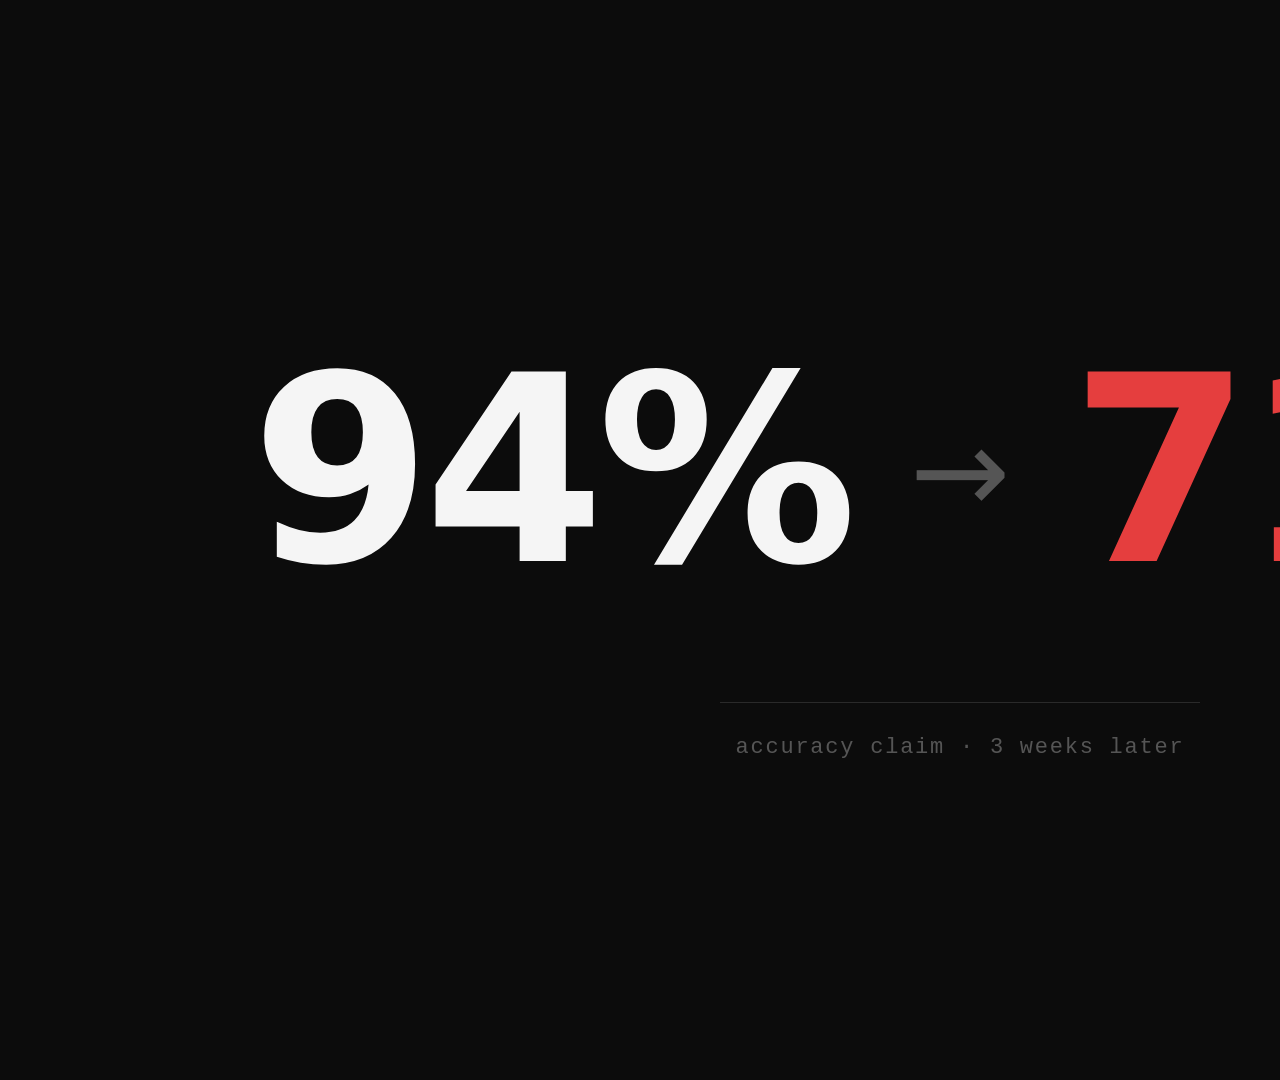
<file: scripts/slides/slide_1.html>
<!doctype html>
<html lang="en">
<head>
<meta charset="utf-8">
<title>slide 1 — hook</title>
<link rel="stylesheet" href="base.css">
</head>
<body>
<div class="slide" style="display:flex;flex-direction:column;justify-content:center;align-items:center;">
  <div style="display:flex;align-items:center;gap:60px;">
    <span style="font-size:260px;font-weight:700;color:var(--proof-white);letter-spacing:-0.03em;">94%</span>
    <span style="font-size:120px;font-weight:300;color:var(--noise-gray);">→</span>
    <span style="font-size:260px;font-weight:700;color:var(--danger-red);letter-spacing:-0.03em;">71%</span>
  </div>
  <div style="width:480px;height:1px;background:var(--divider);margin:80px 0 32px 0;"></div>
  <div class="mono" style="font-size:22px;color:var(--noise-gray);letter-spacing:0.08em;">accuracy claim · 3 weeks later</div>
  <div class="monogram-corner"><span class="therefore">∴</span>f</div>
</div>
</body>
</html>
</file>
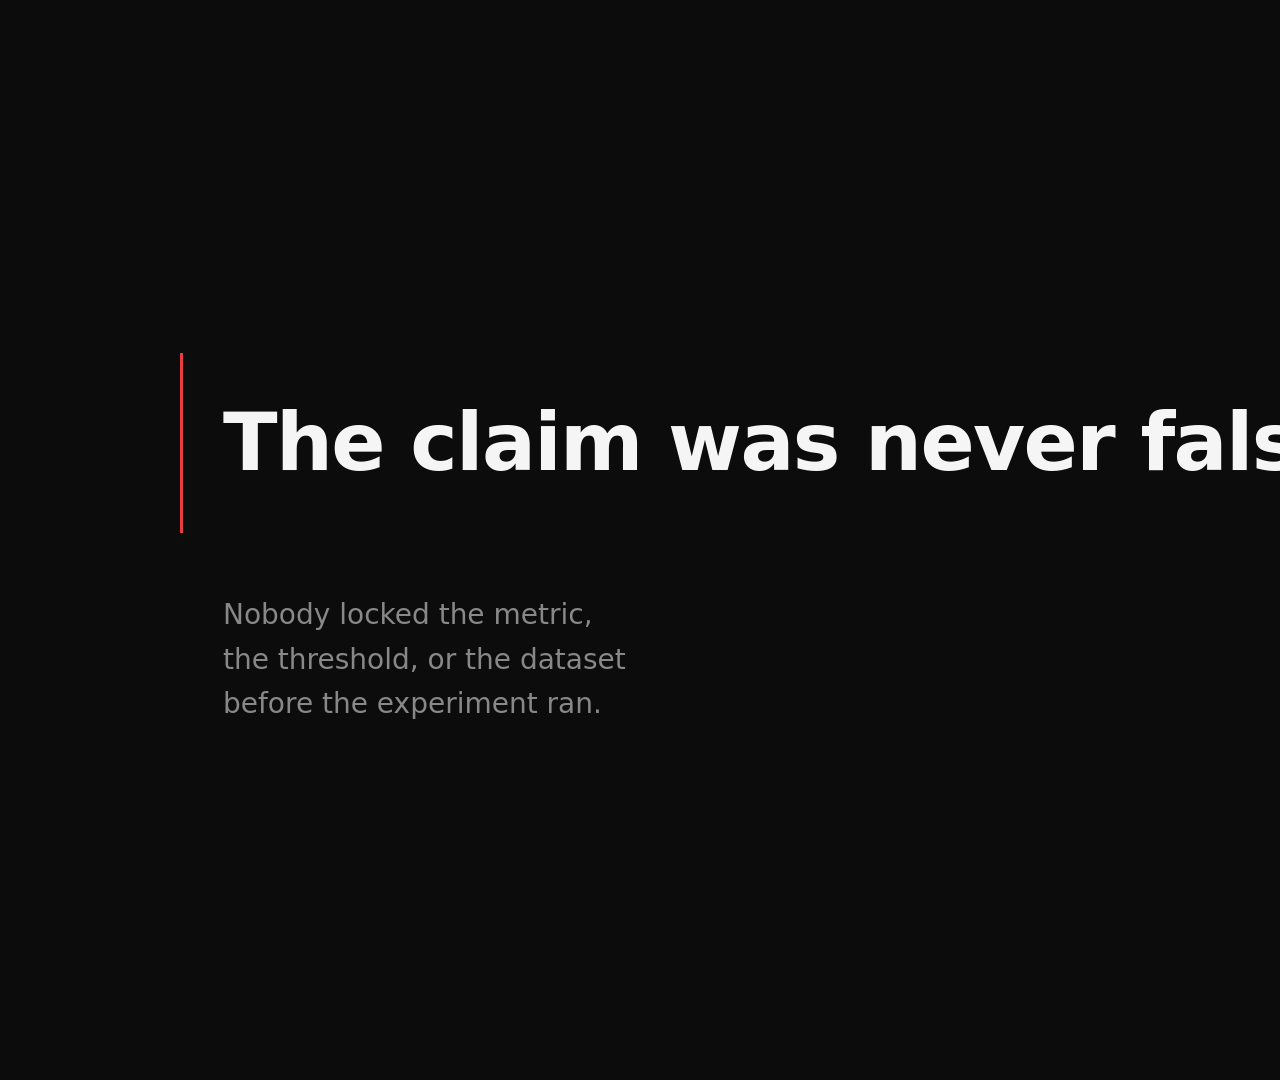
<file: scripts/slides/slide_2.html>
<!doctype html>
<html lang="en">
<head>
<meta charset="utf-8">
<title>slide 2 — promise</title>
<link rel="stylesheet" href="base.css">
</head>
<body>
<div class="slide" style="display:flex;flex-direction:column;justify-content:center;padding-left:180px;">
  <div style="border-left:3px solid var(--danger-red);padding-left:40px;height:180px;display:flex;align-items:center;">
    <h1 style="font-size:80px;font-weight:600;letter-spacing:-0.02em;">The claim was never falsifiable.</h1>
  </div>
  <div style="margin-top:60px;padding-left:43px;font-size:28px;color:var(--muted);font-weight:300;line-height:1.6;">
    Nobody locked the metric,<br/>
    the threshold, or the dataset<br/>
    before the experiment ran.
  </div>
  <div class="monogram-corner"><span class="therefore">∴</span>f</div>
</div>
</body>
</html>
</file>
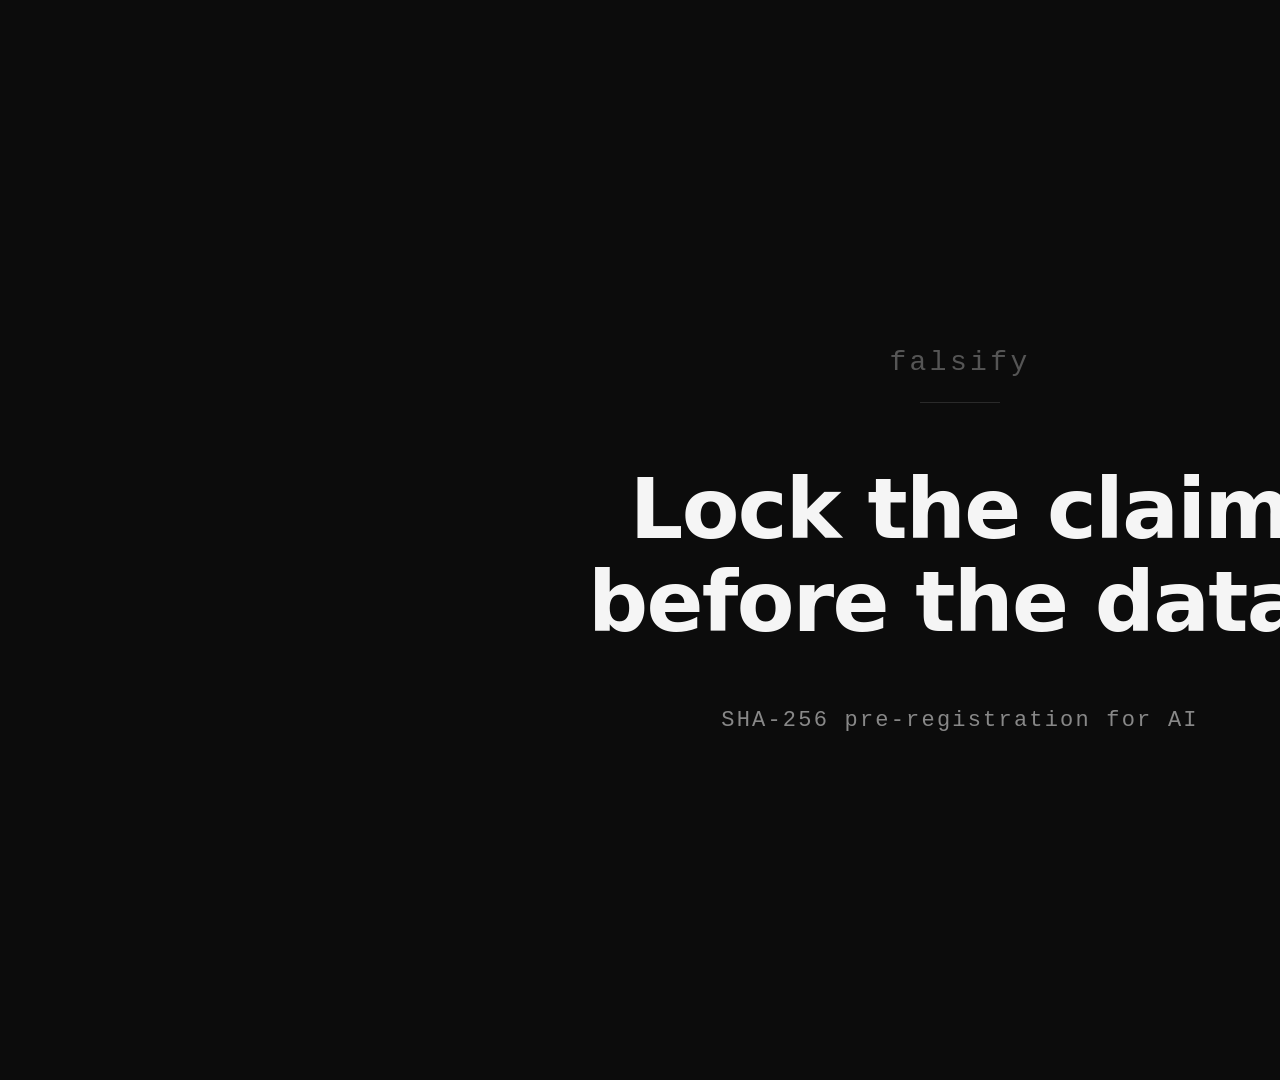
<file: scripts/slides/slide_3.html>
<!doctype html>
<html lang="en">
<head>
<meta charset="utf-8">
<title>slide 3 — title</title>
<link rel="stylesheet" href="base.css">
</head>
<body>
<div class="slide" style="display:flex;flex-direction:column;justify-content:center;align-items:center;">
  <div class="mono" style="font-size:28px;color:var(--noise-gray);letter-spacing:0.12em;">falsify</div>
  <div style="width:80px;height:1px;background:var(--divider);margin:24px 0 60px 0;"></div>
  <h1 style="font-size:84px;font-weight:700;letter-spacing:-0.02em;text-align:center;line-height:1.1;">Lock the claim<br/>before the data.</h1>
  <div class="mono" style="margin-top:60px;font-size:22px;color:var(--muted);letter-spacing:0.1em;">SHA-256 pre-registration for AI</div>
  <div class="monogram-corner"><span class="therefore">∴</span>f</div>
</div>
</body>
</html>
</file>
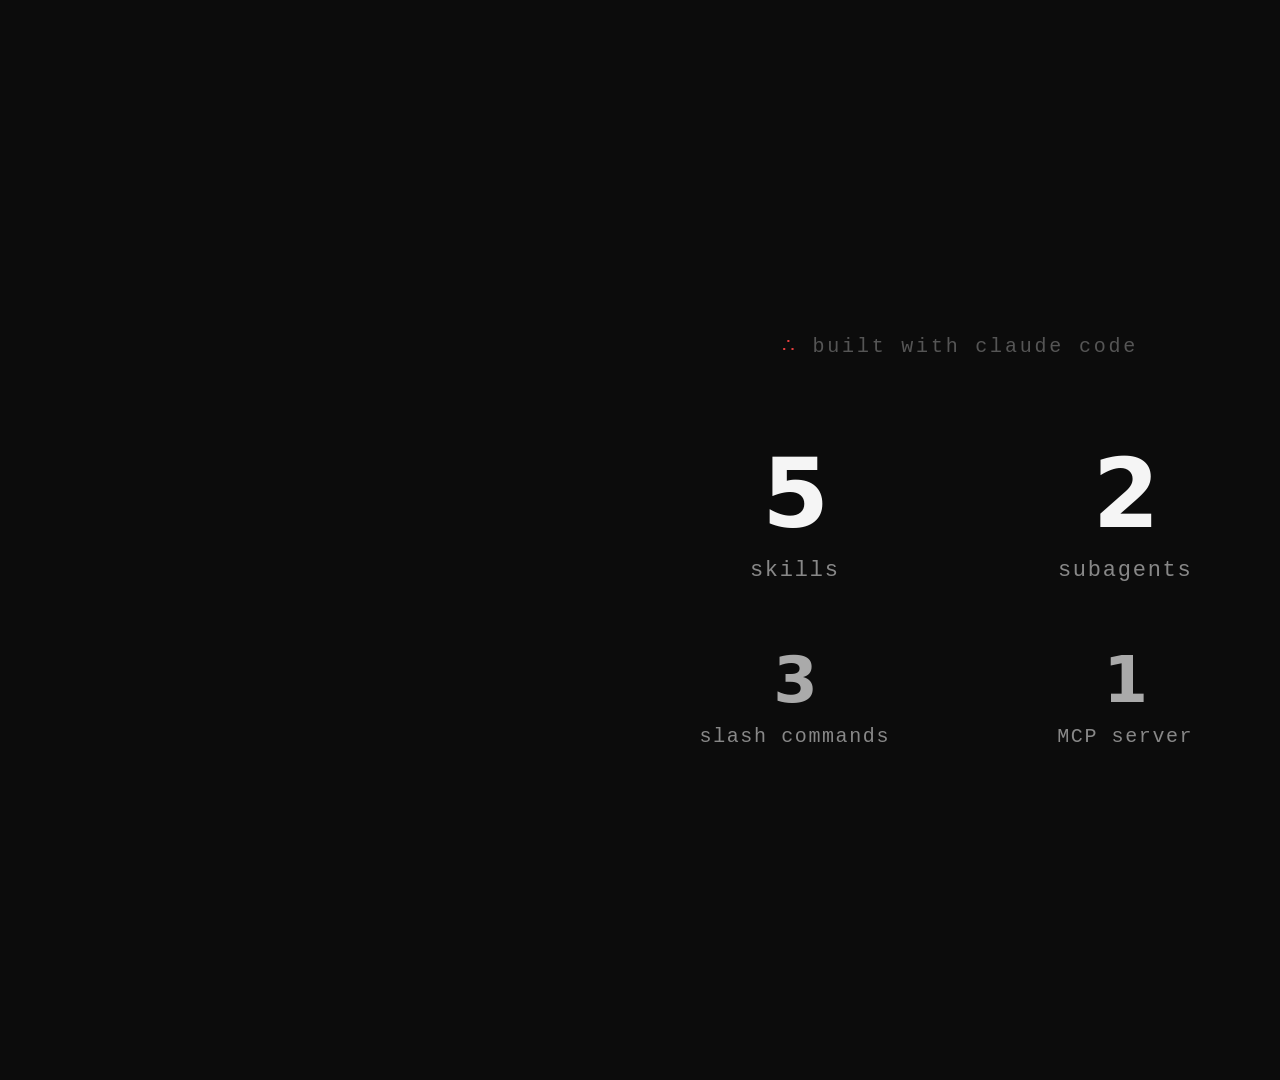
<file: scripts/slides/slide_4.html>
<!doctype html>
<html lang="en">
<head>
<meta charset="utf-8">
<title>slide 4 — scale</title>
<link rel="stylesheet" href="base.css">
</head>
<body>
<div class="slide" style="display:flex;flex-direction:column;justify-content:center;align-items:center;">
  <div class="mono" style="font-size:20px;color:var(--noise-gray);letter-spacing:0.14em;margin-bottom:80px;"><span style="color:var(--danger-red);">∴</span> built with claude code</div>
  <div style="display:grid;grid-template-columns:1fr 1fr;gap:60px 140px;text-align:center;">
    <div><div style="font-size:96px;font-weight:700;letter-spacing:-0.02em;">5</div><div class="mono" style="font-size:22px;color:var(--muted);margin-top:8px;letter-spacing:0.08em;">skills</div></div>
    <div><div style="font-size:96px;font-weight:700;letter-spacing:-0.02em;">2</div><div class="mono" style="font-size:22px;color:var(--muted);margin-top:8px;letter-spacing:0.08em;">subagents</div></div>
    <div><div style="font-size:64px;font-weight:700;color:#aaaaaa;letter-spacing:-0.02em;">3</div><div class="mono" style="font-size:20px;color:var(--muted);margin-top:8px;letter-spacing:0.08em;">slash commands</div></div>
    <div><div style="font-size:64px;font-weight:700;color:#aaaaaa;letter-spacing:-0.02em;">1</div><div class="mono" style="font-size:20px;color:var(--muted);margin-top:8px;letter-spacing:0.08em;">MCP server</div></div>
  </div>
  <div class="monogram-corner"><span class="therefore">∴</span>f</div>
</div>
</body>
</html>
</file>
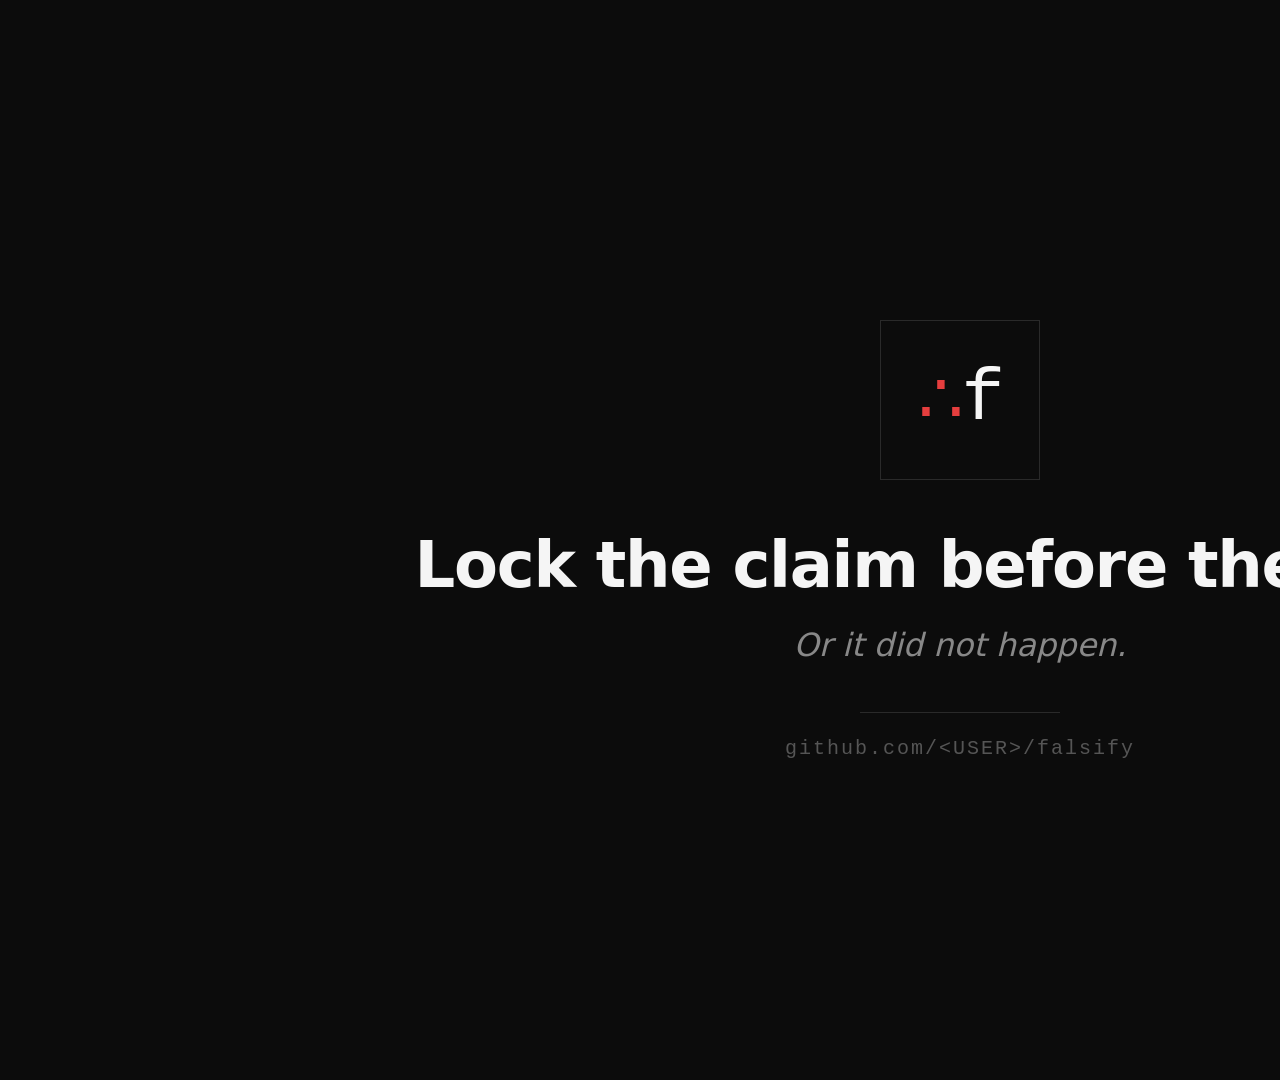
<file: scripts/slides/slide_5.html>
<!doctype html>
<html lang="en">
<head>
<meta charset="utf-8">
<title>slide 5 — end</title>
<link rel="stylesheet" href="base.css">
</head>
<body>
<div class="slide" style="display:flex;flex-direction:column;justify-content:center;align-items:center;">
  <div style="border:1px solid var(--divider);width:160px;height:160px;display:flex;align-items:center;justify-content:center;font-family:'SF Mono',monospace;font-size:72px;letter-spacing:-0.04em;margin-bottom:48px;"><span style="color:var(--danger-red);">∴</span><span style="color:var(--proof-white);">f</span></div>
  <h1 style="font-size:64px;font-weight:700;letter-spacing:-0.02em;">Lock the claim before the data.</h1>
  <div style="font-size:32px;font-style:italic;color:var(--muted);font-weight:300;margin-top:24px;">Or it did not happen.</div>
  <div style="width:200px;height:1px;background:var(--divider);margin:48px 0 24px 0;"></div>
  <div class="mono" style="font-size:20px;color:var(--noise-gray);letter-spacing:0.1em;">github.com/&lt;USER&gt;/falsify</div>
</div>
</body>
</html>
</file>
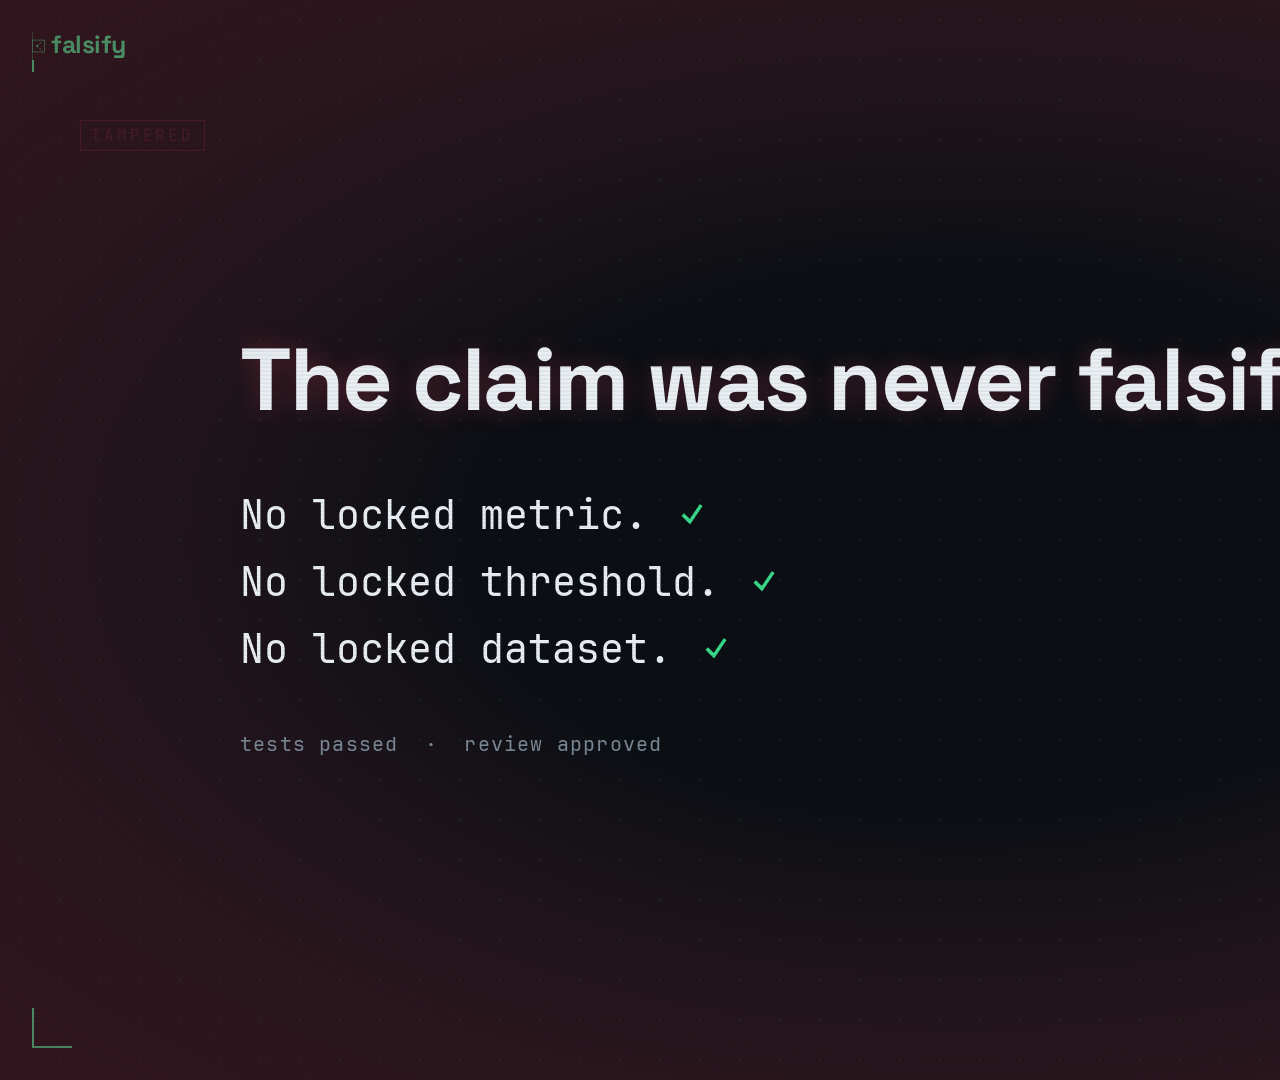
<file: scripts/slides_html/02_reveal.html>
<!DOCTYPE html>
<html lang="en">
<head>
<meta charset="UTF-8">
<meta name="viewport" content="width=1920, initial-scale=1">
<title>02 Problem</title>
<style>
/* __FALSIFY_FONTS_EMBEDDED__ */
@font-face {
  font-family: 'Space Grotesk';
  font-weight: 700;
  font-style: normal;
  font-display: block;
  src: url([data-uri]) format('opentype');
}
@font-face {
  font-family: 'Space Grotesk';
  font-weight: 400;
  font-style: normal;
  font-display: block;
  src: url([data-uri]) format('opentype');
}
@font-face {
  font-family: 'JetBrains Mono';
  font-weight: 400;
  font-style: normal;
  font-display: block;
  src: url([data-uri]) format('woff2');
}

  :root {
    --fg: #E8EEF2;
    --green: #39D98A;
    --red: #FF4D6D;
    --muted: #7A8896;
    --bg: #0B0F14;
  }
  html, body { background: var(--bg); }
  *, *::before, *::after { margin: 0; padding: 0; box-sizing: border-box; }
  html, body { width: 1920px; height: 1080px; overflow: hidden; font-family: "Space Grotesk", sans-serif; color: var(--fg); }
  .stage { position: relative; width: 1920px; height: 1080px; }

  .corner { position: absolute; width: 40px; height: 40px; }
  .corner.tl { top: 32px; left: 32px; border-top: 2px solid var(--green); border-left: 2px solid var(--green); }
  .corner.tr { top: 32px; right: 32px; border-top: 2px solid var(--green); border-right: 2px solid var(--green); }
  .corner.bl { bottom: 32px; left: 32px; border-bottom: 2px solid var(--green); border-left: 2px solid var(--green); }
  .corner.br { bottom: 32px; right: 32px; border-bottom: 2px solid var(--green); border-right: 2px solid var(--green); }

  .wordmark { position: absolute; top: 32px; left: 32px; line-height: 0; }
  .rev { position: absolute; bottom: 48px; right: 64px; font-family: "JetBrains Mono", monospace; font-size: 11px; color: var(--muted); letter-spacing: 0.08em; }

  /* TAMPERED tag blinks for 1.5s at 2Hz steps(2) */
  .tag-tampered {
    position: absolute;
    top: 120px;
    left: 80px;
    font-family: "JetBrains Mono", monospace;
    font-size: 16px;
    color: var(--red);
    letter-spacing: 0.18em;
    padding: 4px 10px;
    border: 1px solid var(--red);
    animation: blink 500ms steps(2, end) 0ms 3 forwards;
  }
  @keyframes blink {
    0%, 49%  { opacity: 1; }
    50%, 100%{ opacity: 0.15; }
  }

  /* Residual red vignette at start, fades after 2s */
  .vignette {
    position: absolute;
    inset: 0;
    pointer-events: none;
    background: radial-gradient(ellipse at center, transparent 35%, rgba(255, 77, 109, 0.22) 100%);
    animation: vignette-dim 1500ms steps(12, end) 0ms forwards;
  }
  @keyframes vignette-dim {
    from { opacity: 1; }
    to   { opacity: 0.35; }
  }
  /* Second, subtle vignette that returns at t=5.5 */
  .vignette-return {
    position: absolute;
    inset: 0;
    pointer-events: none;
    background: radial-gradient(ellipse at center, transparent 35%, rgba(255, 77, 109, 0.18) 100%);
    opacity: 0;
    animation: vignette-return 800ms steps(10, end) 5500ms forwards;
  }
  @keyframes vignette-return {
    from { opacity: 0; }
    to   { opacity: 1; }
  }

  .center {
    position: absolute;
    inset: 0;
    display: flex;
    flex-direction: column;
    align-items: flex-start;
    justify-content: center;
    padding: 0 240px;
    gap: 24px;
  }

  .lines {
    display: flex;
    flex-direction: column;
    gap: 14px;
  }
  .line {
    position: relative;
    display: flex;
    align-items: center;
    gap: 32px;
    font-family: "JetBrains Mono", monospace;
    font-size: 40px;
    font-weight: 400;
    color: var(--fg);
  }
  .line .text {
    clip-path: inset(0 100% 0 0);
    animation: line-reveal 500ms steps(20, end) forwards;
  }
  .line:nth-child(1) .text { animation-delay: 500ms; }
  .line:nth-child(2) .text { animation-delay: 1100ms; }
  .line:nth-child(3) .text { animation-delay: 1700ms; }
  @keyframes line-reveal {
    from { clip-path: inset(0 100% 0 0); }
    to   { clip-path: inset(0 0% 0 0); }
  }

  /* Green checkmarks — tick at t=4.0, 4.15, 4.30 — the dark joke */
  .tick {
    font-family: "JetBrains Mono", monospace;
    font-size: 40px;
    color: var(--green);
    opacity: 0;
    animation: tick-in 100ms steps(4, end) forwards;
  }
  .line:nth-child(1) .tick { animation-delay: 4000ms; }
  .line:nth-child(2) .tick { animation-delay: 4150ms; }
  .line:nth-child(3) .tick { animation-delay: 4300ms; }
  @keyframes tick-in {
    from { opacity: 0; transform: scale(0.6); }
    to   { opacity: 1; transform: scale(1.0); }
  }

  /* "Tests passed. Review approved." footer line — mono, muted, fades in at t=3.8 */
  .footer {
    margin-top: 32px;
    font-family: "JetBrains Mono", monospace;
    font-size: 20px;
    color: var(--muted);
    letter-spacing: 0.06em;
    opacity: 0;
    animation: fadein 300ms steps(8, end) 3800ms forwards;
  }
  @keyframes fadein {
    from { opacity: 0; }
    to   { opacity: 1; }
  }

  /* ── v3.1 visual polish (injected) ── */
  .grid-bg {
    position: absolute; inset: 0;
    background-color: transparent !important;
    background-image: radial-gradient(circle, rgba(57, 217, 138, 0.08) 1px, transparent 1px);
    background-size: 40px 40px;
    pointer-events: none;
    z-index: 1;
  }
  .scanlines {
    position: absolute; inset: 0;
    background-color: transparent !important;
    background-image: repeating-linear-gradient(
      to bottom,
      rgba(255, 255, 255, 0.00) 0px,
      rgba(255, 255, 255, 0.00) 2px,
      rgba(0, 0, 0, 0.05) 3px,
      rgba(0, 0, 0, 0.05) 4px
    );
    pointer-events: none;
    z-index: 50;
  }
  .vignette-frame {
    position: absolute; inset: 0;
    background-color: transparent !important;
    background-image: radial-gradient(ellipse at center, transparent 55%, rgba(0, 0, 0, 0.30) 100%);
    pointer-events: none;
    z-index: 49;
  }
  /* Bloom utility classes — apply text-shadow glow matching fg color */
  .bloom-green { text-shadow: 0 0 14px rgba(57, 217, 138, 0.55), 0 0 36px rgba(57, 217, 138, 0.25); }
  .bloom-red   { text-shadow: 0 0 14px rgba(255, 77, 109, 0.60), 0 0 36px rgba(255, 77, 109, 0.25); }

</style>
</head>
<body>
<div class="stage">
  <div class="grid-bg"></div>
  <div class="vignette-frame"></div>
  <div class="scanlines"></div>

  <div class="corner tl"></div><div class="corner tr"></div><div class="corner bl"></div><div class="corner br"></div>
  <div class="wordmark"><svg xmlns="http://www.w3.org/2000/svg" viewBox="0 0 358 72" width="140" height="28">
<rect width="358" height="72" fill="#0B0F14"/>
  <g transform="translate(0, 20)">
    <rect x="0.75" y="0.75" width="30.5" height="30.5" fill="#0B0F14" stroke="#39D98A" stroke-width="1.5"/>
    <polygon points="8,16 24,7.2 20,7.2 13.6,16 20,24.8 24,24.8" fill="#39D98A"/>
  </g>
  <text x="48" y="54" font-family="'Space Grotesk', 'Inter', sans-serif" font-weight="700" font-size="64" letter-spacing="-1.28" fill="#39D98A">falsify</text>
</svg></div>
  <div class="rev">REV.0.1.0</div>

  <div class="tag-tampered">TAMPERED</div>
  <div class="vignette"></div>
  <div class="vignette-return"></div>

  <div class="center">
    <div style="font-family: 'Space Grotesk'; font-size: 88px; font-weight: 700; color: var(--fg); margin-bottom: 28px; letter-spacing: -0.02em; text-shadow: 0 0 24px rgba(255, 77, 109, 0.25); clip-path: inset(0 100% 0 0); animation: line-reveal 700ms steps(28, end) 0ms forwards;">
      The claim was never falsifiable.
    </div>
    <div class="lines">
      <div class="line"><span class="text">No locked metric.</span><span class="tick">&check;</span></div>
      <div class="line"><span class="text">No locked threshold.</span><span class="tick">&check;</span></div>
      <div class="line"><span class="text">No locked dataset.</span><span class="tick">&check;</span></div>
    </div>
    <div class="footer">tests passed &nbsp;·&nbsp; review approved</div>
  </div>
</div>
<script>document.addEventListener('DOMContentLoaded', () => { window.__READY__ = true; });</script>
</body>
</html>
</file>
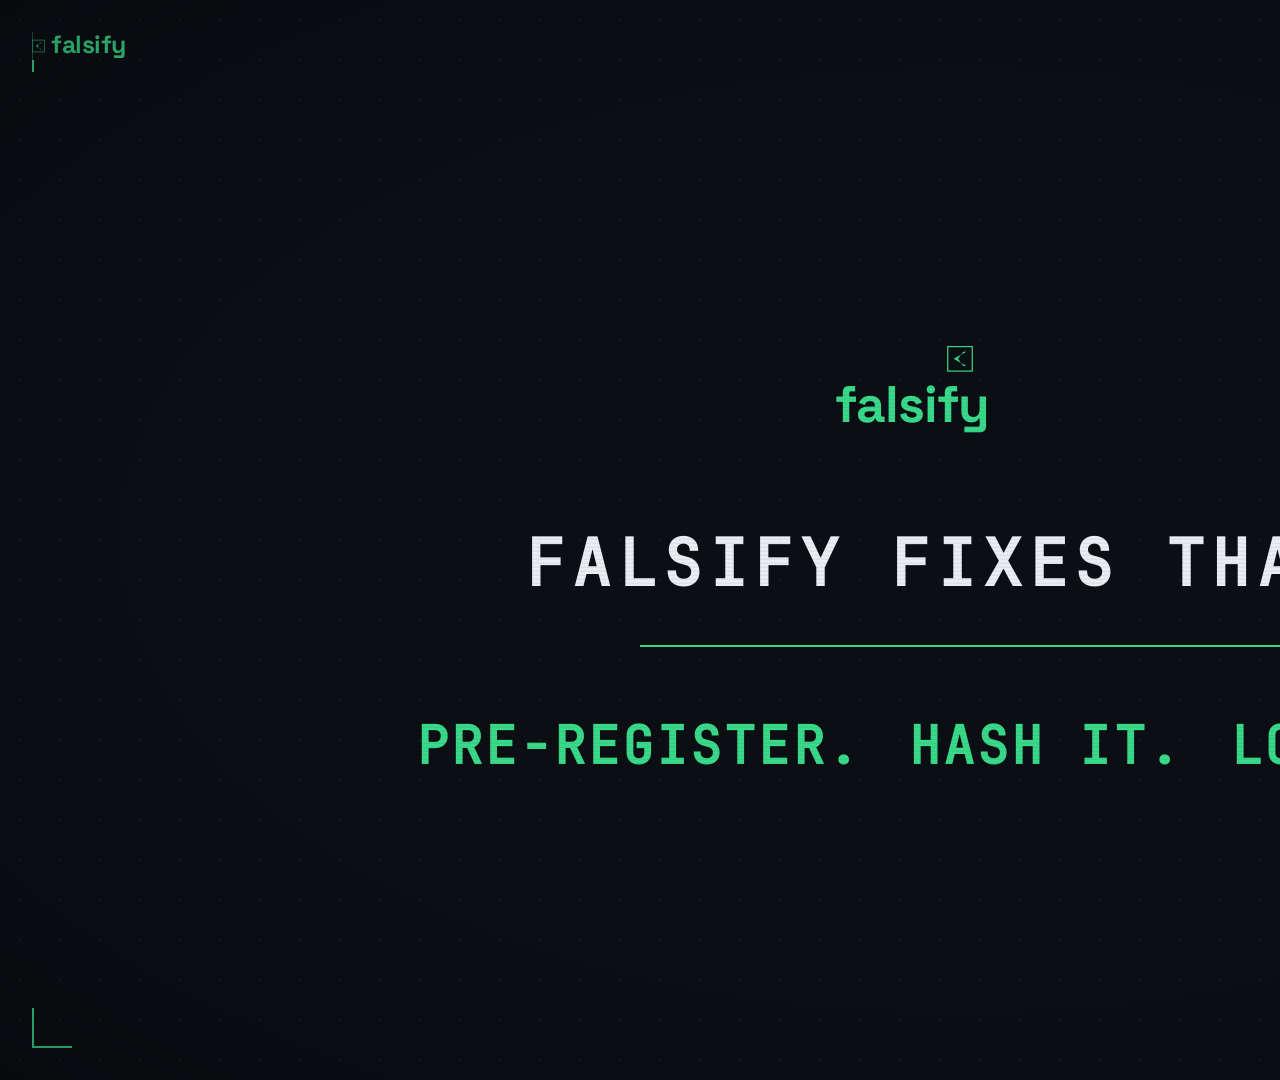
<file: scripts/slides_html/03_promise.html>
<!DOCTYPE html>
<html lang="en">
<head>
<meta charset="UTF-8">
<meta name="viewport" content="width=1920, initial-scale=1">
<title>03 Promise</title>
<style>
/* __FALSIFY_FONTS_EMBEDDED__ */
@font-face {
  font-family: 'Space Grotesk';
  font-weight: 700;
  font-style: normal;
  font-display: block;
  src: url([data-uri]) format('opentype');
}
@font-face {
  font-family: 'Space Grotesk';
  font-weight: 400;
  font-style: normal;
  font-display: block;
  src: url([data-uri]) format('opentype');
}
@font-face {
  font-family: 'JetBrains Mono';
  font-weight: 400;
  font-style: normal;
  font-display: block;
  src: url([data-uri]) format('woff2');
}

  :root {
    --fg: #E8EEF2;
    --green: #39D98A;
    --red: #FF4D6D;
    --muted: #7A8896;
    --bg: #0B0F14;
  }
  html, body { background: var(--bg); }
  *, *::before, *::after { margin: 0; padding: 0; box-sizing: border-box; }
  html, body { width: 1920px; height: 1080px; overflow: hidden; font-family: "Space Grotesk", sans-serif; color: var(--fg); }
  .stage { position: relative; width: 1920px; height: 1080px; }

  /* Black curtain that hides everything for first 500ms */
  .curtain {
    position: absolute;
    inset: 0;
    background: var(--bg);
    z-index: 100;
    animation: curtain-off 80ms steps(2, end) 500ms forwards;
  }
  @keyframes curtain-off {
    from { opacity: 1; }
    to   { opacity: 0; pointer-events: none; visibility: hidden; }
  }

  .corner { position: absolute; width: 40px; height: 40px; opacity: 0; animation: fadein 300ms steps(8, end) 600ms forwards; }
  .corner.tl { top: 32px; left: 32px; border-top: 2px solid var(--green); border-left: 2px solid var(--green); }
  .corner.tr { top: 32px; right: 32px; border-top: 2px solid var(--green); border-right: 2px solid var(--green); }
  .corner.bl { bottom: 32px; left: 32px; border-bottom: 2px solid var(--green); border-left: 2px solid var(--green); }
  .corner.br { bottom: 32px; right: 32px; border-bottom: 2px solid var(--green); border-right: 2px solid var(--green); }
  @keyframes fadein { from { opacity: 0; } to { opacity: 1; } }

  .wordmark { position: absolute; top: 32px; left: 32px; line-height: 0; opacity: 0; animation: fadein 300ms steps(8, end) 600ms forwards; }
  .rev { position: absolute; bottom: 48px; right: 64px; font-family: "JetBrains Mono", monospace; font-size: 11px; color: var(--muted); letter-spacing: 0.08em; opacity: 0; animation: fadein 300ms steps(8, end) 600ms forwards; }

  .center {
    position: absolute;
    inset: 0;
    display: flex;
    flex-direction: column;
    align-items: center;
    justify-content: center;
    gap: 40px;
  }

  /* Lockup reveals via vertical clip-path (wipe-up from bottom), 600ms steps(12), starts 500ms */
  .lockup {
    clip-path: inset(100% 0 0 0);
    animation:
      lockup-reveal 600ms steps(12, end) 500ms forwards,
      lockup-shrink 500ms steps(10, end) 2500ms forwards;
    transform-origin: center center;
  }
  @keyframes lockup-reveal {
    from { clip-path: inset(100% 0 0 0); }
    to   { clip-path: inset(0% 0 0 0); }
  }
  @keyframes lockup-shrink {
    from { transform: scale(1.0); }
    to   { transform: scale(0.5); }
  }

  /* Tagline "FALSIFY FIXES THAT." slams in at t=2.5 underneath */
  .tag {
    font-family: "JetBrains Mono", monospace;
    font-weight: 700;
    font-size: 64px;
    color: var(--fg);
    letter-spacing: 0.12em;
    text-transform: uppercase;
    transform: scale(1.15);
    opacity: 0;
    animation: slam 100ms linear 2500ms forwards;
  }
  @keyframes slam {
    from { transform: scale(1.15); opacity: 0; }
    to   { transform: scale(1.0);  opacity: 1; }
  }

  /* Three-word rhythm: PRE-REGISTER. HASH IT. LOCK IT. slam 250ms apart starting t=5.5 */
  .rhythm {
    display: flex;
    gap: 48px;
    margin-top: 24px;
  }
  .rhythm-word {
    font-family: "JetBrains Mono", monospace;
    font-weight: 700;
    font-size: 52px;
    color: var(--green);
    letter-spacing: 0.06em;
    text-transform: uppercase;
    transform: scale(1.15);
    opacity: 0;
    animation: slam 80ms linear forwards;
  }
  .rhythm-word:nth-child(1) { animation-delay: 5500ms; }
  .rhythm-word:nth-child(2) { animation-delay: 5750ms; }
  .rhythm-word:nth-child(3) { animation-delay: 6000ms; }

  /* Green rule under tagline draws in from center outward */
  .rule {
    width: 0;
    height: 2px;
    background: var(--green);
    opacity: 0;
    animation: rule-draw 600ms steps(20, end) 7000ms forwards;
  }
  @keyframes rule-draw {
    from { width: 0; opacity: 1; }
    to   { width: 640px; opacity: 1; }
  }

  /* ── v3.1 visual polish (injected) ── */
  .grid-bg {
    position: absolute; inset: 0;
    background-color: transparent !important;
    background-image: radial-gradient(circle, rgba(57, 217, 138, 0.08) 1px, transparent 1px);
    background-size: 40px 40px;
    pointer-events: none;
    z-index: 1;
  }
  .scanlines {
    position: absolute; inset: 0;
    background-color: transparent !important;
    background-image: repeating-linear-gradient(
      to bottom,
      rgba(255, 255, 255, 0.00) 0px,
      rgba(255, 255, 255, 0.00) 2px,
      rgba(0, 0, 0, 0.05) 3px,
      rgba(0, 0, 0, 0.05) 4px
    );
    pointer-events: none;
    z-index: 50;
  }
  .vignette-frame {
    position: absolute; inset: 0;
    background-color: transparent !important;
    background-image: radial-gradient(ellipse at center, transparent 55%, rgba(0, 0, 0, 0.30) 100%);
    pointer-events: none;
    z-index: 49;
  }
  /* Bloom utility classes — apply text-shadow glow matching fg color */
  .bloom-green { text-shadow: 0 0 14px rgba(57, 217, 138, 0.55), 0 0 36px rgba(57, 217, 138, 0.25); }
  .bloom-red   { text-shadow: 0 0 14px rgba(255, 77, 109, 0.60), 0 0 36px rgba(255, 77, 109, 0.25); }

</style>
</head>
<body>
<div class="stage">
  <div class="grid-bg"></div>
  <div class="vignette-frame"></div>
  <div class="scanlines"></div>

  <div class="curtain"></div>
  <div class="corner tl"></div><div class="corner tr"></div><div class="corner bl"></div><div class="corner br"></div>
  <div class="wordmark"><svg xmlns="http://www.w3.org/2000/svg" viewBox="0 0 358 72" width="140" height="28">
<rect width="358" height="72" fill="#0B0F14"/>
  <g transform="translate(0, 20)">
    <rect x="0.75" y="0.75" width="30.5" height="30.5" fill="#0B0F14" stroke="#39D98A" stroke-width="1.5"/>
    <polygon points="8,16 24,7.2 20,7.2 13.6,16 20,24.8 24,24.8" fill="#39D98A"/>
  </g>
  <text x="48" y="54" font-family="'Space Grotesk', 'Inter', sans-serif" font-weight="700" font-size="64" letter-spacing="-1.28" fill="#39D98A">falsify</text>
</svg></div>
  <div class="rev">REV.0.1.0</div>

  <div class="center">
    <svg xmlns="http://www.w3.org/2000/svg" viewBox="0 0 310 112" width="500" height="180" class="lockup">
<rect width="310" height="112" fill="#0B0F14"/>
  <g transform="translate(139, 0)">
    <rect x="0.75" y="0.75" width="30.5" height="30.5" fill="#0B0F14" stroke="#39D98A" stroke-width="1.5"/>
    <polygon points="8,16 24,7.2 20,7.2 13.6,16 20,24.8 24,24.8" fill="#39D98A"/>
  </g>
  <text x="0" y="94" font-family="'Space Grotesk', 'Inter', sans-serif" font-weight="700" font-size="64" letter-spacing="-1.28" fill="#39D98A">falsify</text>
</svg>
    <div class="tag">FALSIFY FIXES THAT.</div>
    <div class="rule"></div>
    <div class="rhythm">
      <div class="rhythm-word">PRE-REGISTER.</div>
      <div class="rhythm-word">HASH IT.</div>
      <div class="rhythm-word">LOCK IT.</div>
    </div>
  </div>
</div>
<script>document.addEventListener('DOMContentLoaded', () => { window.__READY__ = true; });</script>
</body>
</html>
</file>
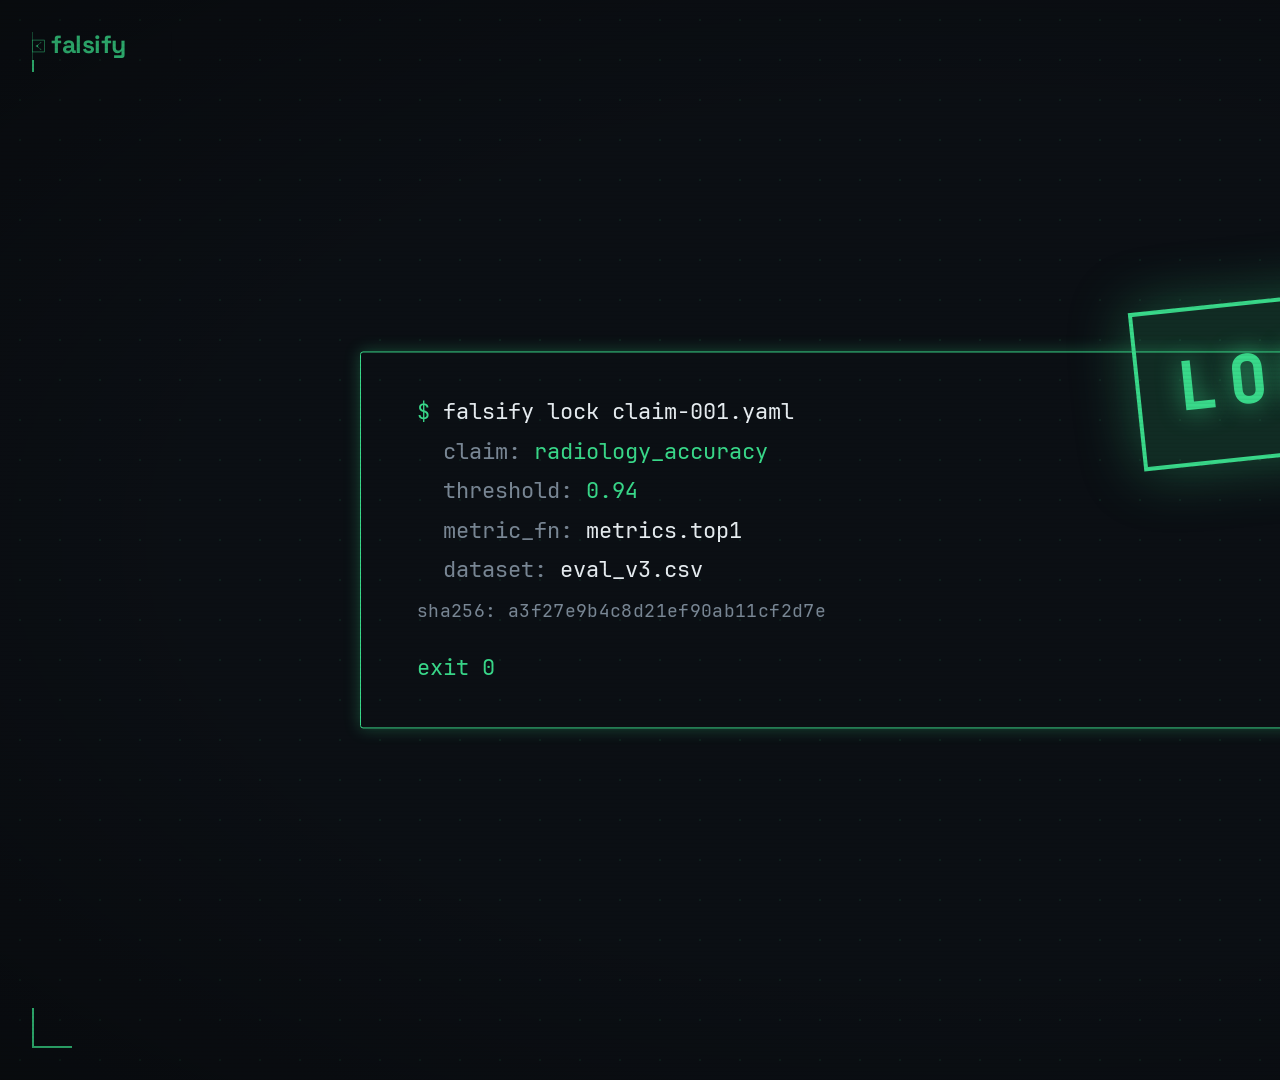
<file: scripts/slides_html/04_lock.html>
<!DOCTYPE html>
<html lang="en">
<head>
<meta charset="UTF-8">
<meta name="viewport" content="width=1920, initial-scale=1">
<title>04 Lock</title>
<style>
/* __FALSIFY_FONTS_EMBEDDED__ */
@font-face {
  font-family: 'Space Grotesk';
  font-weight: 700;
  font-style: normal;
  font-display: block;
  src: url([data-uri]) format('opentype');
}
@font-face {
  font-family: 'Space Grotesk';
  font-weight: 400;
  font-style: normal;
  font-display: block;
  src: url([data-uri]) format('opentype');
}
@font-face {
  font-family: 'JetBrains Mono';
  font-weight: 400;
  font-style: normal;
  font-display: block;
  src: url([data-uri]) format('woff2');
}

  :root {
    --fg: #E8EEF2;
    --green: #39D98A;
    --red: #FF4D6D;
    --muted: #7A8896;
    --bg: #0B0F14;
  }
  html, body { background: var(--bg); }
  *, *::before, *::after { margin: 0; padding: 0; box-sizing: border-box; }
  html, body { width: 1920px; height: 1080px; overflow: hidden; font-family: "Space Grotesk", sans-serif; color: var(--fg); }
  .stage { position: relative; width: 1920px; height: 1080px; }

  .corner { position: absolute; width: 40px; height: 40px; }
  .corner.tl { top: 32px; left: 32px; border-top: 2px solid var(--green); border-left: 2px solid var(--green); }
  .corner.tr { top: 32px; right: 32px; border-top: 2px solid var(--green); border-right: 2px solid var(--green); }
  .corner.bl { bottom: 32px; left: 32px; border-bottom: 2px solid var(--green); border-left: 2px solid var(--green); }
  .corner.br { bottom: 32px; right: 32px; border-bottom: 2px solid var(--green); border-right: 2px solid var(--green); }
  .wordmark { position: absolute; top: 32px; left: 32px; line-height: 0; }
  .rev { position: absolute; bottom: 48px; right: 64px; font-family: "JetBrains Mono", monospace; font-size: 11px; color: var(--muted); letter-spacing: 0.08em; }

  .terminal {
    position: absolute;
    left: 50%;
    top: 50%;
    transform: translate(-50%, -50%);
    width: 1200px;
    padding: 40px 56px;
    border: 1px solid #1F6B47;
    border-radius: 3px;
    background: transparent;
    font-family: "JetBrains Mono", monospace;
    font-size: 22px;
    line-height: 1.8;
    color: var(--fg);
    animation: glow-pulse 400ms steps(10, end) 8000ms forwards;
  }
  @keyframes glow-pulse {
    0%   { box-shadow: 0 0 0 rgba(57, 217, 138, 0); border-color: #1F6B47; }
    50%  { box-shadow: 0 0 40px rgba(57, 217, 138, 0.55); border-color: var(--green); }
    100% { box-shadow: 0 0 16px rgba(57, 217, 138, 0.30); border-color: var(--green); }
  }

  .prompt { color: var(--green); }
  .k { color: var(--muted); }
  .v { color: var(--green); }
  .s { color: var(--fg); }
  .hash { color: var(--muted); font-size: 18px; letter-spacing: 0.02em; }

  .ln {
    display: block;
    clip-path: inset(0 100% 0 0);
    animation-fill-mode: forwards;
    animation-timing-function: steps(20, end);
  }
  @keyframes line-reveal {
    from { clip-path: inset(0 100% 0 0); }
    to   { clip-path: inset(0 0% 0 0); }
  }

  /* command line: types at t=0 over 500ms */
  .cmd { animation: line-reveal 500ms steps(20, end) 0ms forwards; }

  /* YAML lines: fax-print one by one starting t=500, each 280ms apart */
  .yml1 { animation: line-reveal 280ms steps(20, end) 500ms forwards; }
  .yml2 { animation: line-reveal 280ms steps(20, end) 800ms forwards; }
  .yml3 { animation: line-reveal 280ms steps(20, end) 1100ms forwards; }
  .yml4 { animation: line-reveal 280ms steps(20, end) 1400ms forwards; }

  /* SHA prefix + hash: prefix at 5400ms, then hash char-by-char 5500-6620ms */
  .hash-line {
    margin-top: 18px;
    clip-path: inset(0 100% 0 0);
    animation: line-reveal 120ms steps(8, end) 5400ms forwards;
  }
  /* hash char spans animate individually; we stepp the whole hash with a single clip on the hash-chars container */
  .hash-chars {
    display: inline-block;
    clip-path: inset(0 100% 0 0);
    animation: line-reveal 1120ms steps(28, end) 5500ms forwards;
  }

  /* LOCKED stamp slams at t=8.0 with red→green flash — large, cinematic */
  .stamp {
    position: absolute;
    top: -60px;
    right: 32px;
    font-family: "JetBrains Mono", monospace;
    font-weight: 700;
    font-size: 64px;
    letter-spacing: 0.22em;
    padding: 18px 36px;
    border: 4px solid var(--green);
    color: var(--green);
    background: rgba(57, 217, 138, 0.14);
    text-shadow: 0 0 24px rgba(57, 217, 138, 0.70);
    box-shadow: 0 0 60px rgba(57, 217, 138, 0.35);
    transform: scale(1.35) rotate(-6deg);
    opacity: 0;
    animation: stamp-slam 180ms linear 8000ms forwards;
    z-index: 20;
  }
  @keyframes stamp-slam {
    0%   { transform: scale(1.40) rotate(-6deg); opacity: 0; color: var(--red); border-color: var(--red); background: rgba(255, 77, 109, 0.16); text-shadow: 0 0 28px rgba(255, 77, 109, 0.85); box-shadow: 0 0 80px rgba(255, 77, 109, 0.5); }
    35%  { transform: scale(1.08) rotate(-6deg); opacity: 1; color: var(--red); border-color: var(--red); }
    70%  { transform: scale(0.98) rotate(-6deg); opacity: 1; color: var(--green); border-color: var(--green); background: rgba(57, 217, 138, 0.16); }
    100% { transform: scale(1.00) rotate(-6deg); opacity: 1; color: var(--green); border-color: var(--green); background: rgba(57, 217, 138, 0.14); text-shadow: 0 0 24px rgba(57, 217, 138, 0.70); }
  }

  /* Green flash pulse around the terminal at the LOCKED moment */
  .lock-flash {
    position: absolute;
    inset: 0;
    pointer-events: none;
    background: radial-gradient(circle at center, rgba(57, 217, 138, 0.35) 0%, transparent 40%);
    opacity: 0;
    z-index: 15;
    animation: lf 600ms steps(10, end) 8000ms forwards;
  }
  @keyframes lf { 0% { opacity: 0; } 25% { opacity: 1; } 100% { opacity: 0; } }

  /* exit: 0 line appears at t=10 */
  .exit-line {
    display: block;
    margin-top: 18px;
    color: var(--green);
    clip-path: inset(0 100% 0 0);
    animation: line-reveal 280ms steps(10, end) 10000ms forwards;
  }

  /* ── v3.1 visual polish (injected) ── */
  .grid-bg {
    position: absolute; inset: 0;
    background-color: transparent !important;
    background-image: radial-gradient(circle, rgba(57, 217, 138, 0.08) 1px, transparent 1px);
    background-size: 40px 40px;
    pointer-events: none;
    z-index: 1;
  }
  .scanlines {
    position: absolute; inset: 0;
    background-color: transparent !important;
    background-image: repeating-linear-gradient(
      to bottom,
      rgba(255, 255, 255, 0.00) 0px,
      rgba(255, 255, 255, 0.00) 2px,
      rgba(0, 0, 0, 0.05) 3px,
      rgba(0, 0, 0, 0.05) 4px
    );
    pointer-events: none;
    z-index: 50;
  }
  .vignette-frame {
    position: absolute; inset: 0;
    background-color: transparent !important;
    background-image: radial-gradient(ellipse at center, transparent 55%, rgba(0, 0, 0, 0.30) 100%);
    pointer-events: none;
    z-index: 49;
  }
  /* Bloom utility classes — apply text-shadow glow matching fg color */
  .bloom-green { text-shadow: 0 0 14px rgba(57, 217, 138, 0.55), 0 0 36px rgba(57, 217, 138, 0.25); }
  .bloom-red   { text-shadow: 0 0 14px rgba(255, 77, 109, 0.60), 0 0 36px rgba(255, 77, 109, 0.25); }

</style>
</head>
<body>
<div class="stage">
  <div class="grid-bg"></div>
  <div class="vignette-frame"></div>
  <div class="scanlines"></div>

  <div class="corner tl"></div><div class="corner tr"></div><div class="corner bl"></div><div class="corner br"></div>
  <div class="wordmark"><svg xmlns="http://www.w3.org/2000/svg" viewBox="0 0 358 72" width="140" height="28">
<rect width="358" height="72" fill="#0B0F14"/>
  <g transform="translate(0, 20)">
    <rect x="0.75" y="0.75" width="30.5" height="30.5" fill="#0B0F14" stroke="#39D98A" stroke-width="1.5"/>
    <polygon points="8,16 24,7.2 20,7.2 13.6,16 20,24.8 24,24.8" fill="#39D98A"/>
  </g>
  <text x="48" y="54" font-family="'Space Grotesk', 'Inter', sans-serif" font-weight="700" font-size="64" letter-spacing="-1.28" fill="#39D98A">falsify</text>
</svg></div>
  <div class="rev">REV.0.1.0</div>

  <div class="lock-flash"></div>
  <div class="terminal">
    <div class="stamp">LOCKED</div>
    <span class="ln cmd"><span class="prompt">$</span> falsify lock claim-001.yaml</span>
    <span class="ln yml1"><span class="k">&nbsp;&nbsp;claim:</span> <span class="v">radiology_accuracy</span></span>
    <span class="ln yml2"><span class="k">&nbsp;&nbsp;threshold:</span> <span class="v">0.94</span></span>
    <span class="ln yml3"><span class="k">&nbsp;&nbsp;metric_fn:</span> <span class="s">metrics.top1</span></span>
    <span class="ln yml4"><span class="k">&nbsp;&nbsp;dataset:</span> <span class="s">eval_v3.csv</span></span>
    <span class="hash-line"><span class="hash">sha256: <span class="hash-chars">a3f27e9b4c8d21ef90ab11cf2d7e</span></span></span>
    <span class="exit-line">exit 0</span>
  </div>
</div>
<script>document.addEventListener('DOMContentLoaded', () => { window.__READY__ = true; });</script>
</body>
</html>
</file>
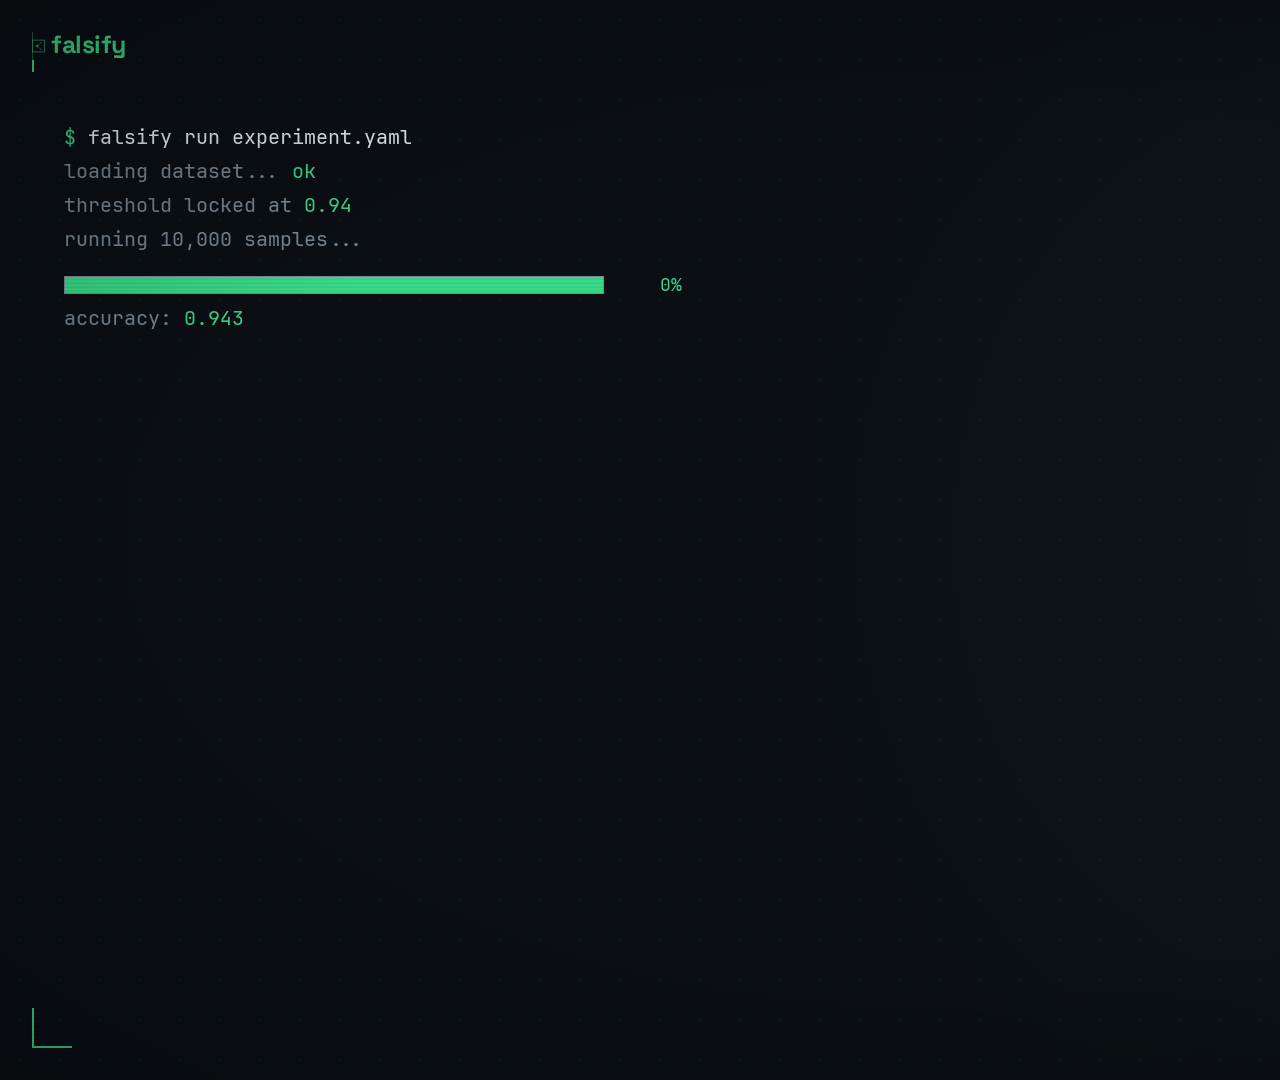
<file: scripts/slides_html/05_tamper.html>
<!DOCTYPE html>
<html lang="en">
<head>
<meta charset="UTF-8">
<meta name="viewport" content="width=1920, initial-scale=1">
<title>05 Pass</title>
<style>
/* __FALSIFY_FONTS_EMBEDDED__ */
@font-face {
  font-family: 'Space Grotesk';
  font-weight: 700;
  font-style: normal;
  font-display: block;
  src: url([data-uri]) format('opentype');
}
@font-face {
  font-family: 'Space Grotesk';
  font-weight: 400;
  font-style: normal;
  font-display: block;
  src: url([data-uri]) format('opentype');
}
@font-face {
  font-family: 'JetBrains Mono';
  font-weight: 400;
  font-style: normal;
  font-display: block;
  src: url([data-uri]) format('woff2');
}

  :root {
    --fg: #E8EEF2;
    --green: #39D98A;
    --red: #FF4D6D;
    --muted: #7A8896;
    --bg: #0B0F14;
  }
  html, body { background: var(--bg); }
  *, *::before, *::after { margin: 0; padding: 0; box-sizing: border-box; }
  html, body { width: 1920px; height: 1080px; overflow: hidden; font-family: "Space Grotesk", sans-serif; color: var(--fg); }
  .stage { position: relative; width: 1920px; height: 1080px; }

  .corner { position: absolute; width: 40px; height: 40px; }
  .corner.tl { top: 32px; left: 32px; border-top: 2px solid var(--green); border-left: 2px solid var(--green); }
  .corner.tr { top: 32px; right: 32px; border-top: 2px solid var(--green); border-right: 2px solid var(--green); }
  .corner.bl { bottom: 32px; left: 32px; border-bottom: 2px solid var(--green); border-left: 2px solid var(--green); }
  .corner.br { bottom: 32px; right: 32px; border-bottom: 2px solid var(--green); border-right: 2px solid var(--green); }
  .wordmark { position: absolute; top: 32px; left: 32px; line-height: 0; }
  .rev { position: absolute; bottom: 48px; right: 64px; font-family: "JetBrains Mono", monospace; font-size: 11px; color: var(--muted); letter-spacing: 0.08em; }

  .terminal {
    position: absolute;
    left: 64px;
    top: 120px;
    width: 900px;
    font-family: "JetBrains Mono", monospace;
    font-size: 20px;
    line-height: 1.7;
    color: var(--fg);
  }
  .prompt { color: var(--green); }
  .muted { color: var(--muted); }
  .green { color: var(--green); }

  .ln {
    display: block;
    clip-path: inset(0 100% 0 0);
    animation-fill-mode: forwards;
    animation-timing-function: steps(40, end);
  }
  @keyframes line-reveal {
    from { clip-path: inset(0 100% 0 0); }
    to   { clip-path: inset(0 0% 0 0); }
  }

  .cmd    { animation: line-reveal 500ms steps(40, end) 0ms forwards; }
  .log1   { animation: line-reveal 300ms steps(40, end) 1000ms forwards; }
  .log2   { animation: line-reveal 300ms steps(40, end) 1500ms forwards; }
  .log3   { animation: line-reveal 300ms steps(40, end) 2000ms forwards; }

  /* Progress bar from t=2500 for 2000ms */
  .bar-wrap {
    display: flex;
    align-items: center;
    gap: 18px;
    margin-top: 14px;
    opacity: 0;
    animation: fadein 200ms steps(6, end) 2500ms forwards;
  }
  @keyframes fadein { from { opacity: 0; } to { opacity: 1; } }

  .bar {
    position: relative;
    height: 18px;
    width: 540px;
    border: 1px solid var(--muted);
    background: rgba(255, 255, 255, 0.04);
  }
  .bar-fill {
    position: absolute;
    top: 0; left: 0; bottom: 0;
    width: 0;
    background: var(--green);
    animation: bar-fill 2000ms steps(50, end) 2500ms forwards;
  }
  @keyframes bar-fill { from { width: 0; } to { width: 100%; } }

  .bar-pct {
    color: var(--green);
    font-size: 18px;
    width: 60px;
    text-align: right;
  }

  .result { animation: line-reveal 360ms steps(16, end) 4500ms forwards; }

  /* PASS block on the right */
  .pass-wrap {
    position: absolute;
    right: 140px;
    top: 50%;
    transform: translateY(-50%);
    display: flex;
    flex-direction: column;
    align-items: center;
    gap: 12px;
  }

  .pass {
    font-family: "JetBrains Mono", monospace;
    font-weight: 700;
    font-size: 180px;
    color: var(--green);
    letter-spacing: 0.02em;
    line-height: 1;
    transform: scale(1.15);
    opacity: 0;
    animation:
      slam 120ms linear 5500ms forwards,
      gentle-zoom 10000ms ease-out 5600ms forwards;
  }
  @keyframes slam {
    from { transform: scale(1.15); opacity: 0; }
    to   { transform: scale(1.0);  opacity: 1; }
  }
  @keyframes gentle-zoom {
    from { transform: scale(1.0); }
    to   { transform: scale(1.04); }
  }

  .exit {
    font-family: "JetBrains Mono", monospace;
    font-size: 22px;
    color: var(--green);
    letter-spacing: 0.12em;
    opacity: 0;
    animation: fadein 300ms steps(8, end) 7000ms forwards;
  }

  .verdict-label {
    font-family: "JetBrains Mono", monospace;
    font-size: 16px;
    color: var(--muted);
    letter-spacing: 0.18em;
    opacity: 0;
    animation: fadein 300ms steps(8, end) 5700ms forwards;
  }

  /* Green glow pulse at PASS moment */
  .glow {
    position: absolute;
    inset: 0;
    pointer-events: none;
    background: radial-gradient(circle at 75% 50%, rgba(57, 217, 138, 0.28) 0%, transparent 45%);
    opacity: 0;
    animation: glow-pulse 1200ms steps(20, end) 5500ms forwards;
  }
  @keyframes glow-pulse {
    0%   { opacity: 0; }
    30%  { opacity: 1; }
    100% { opacity: 0.15; }
  }

  /* ── v3.1 visual polish (injected) ── */
  .grid-bg {
    position: absolute; inset: 0;
    background-color: transparent !important;
    background-image: radial-gradient(circle, rgba(57, 217, 138, 0.08) 1px, transparent 1px);
    background-size: 40px 40px;
    pointer-events: none;
    z-index: 1;
  }
  .scanlines {
    position: absolute; inset: 0;
    background-color: transparent !important;
    background-image: repeating-linear-gradient(
      to bottom,
      rgba(255, 255, 255, 0.00) 0px,
      rgba(255, 255, 255, 0.00) 2px,
      rgba(0, 0, 0, 0.05) 3px,
      rgba(0, 0, 0, 0.05) 4px
    );
    pointer-events: none;
    z-index: 50;
  }
  .vignette-frame {
    position: absolute; inset: 0;
    background-color: transparent !important;
    background-image: radial-gradient(ellipse at center, transparent 55%, rgba(0, 0, 0, 0.30) 100%);
    pointer-events: none;
    z-index: 49;
  }
  /* Bloom utility classes — apply text-shadow glow matching fg color */
  .bloom-green { text-shadow: 0 0 14px rgba(57, 217, 138, 0.55), 0 0 36px rgba(57, 217, 138, 0.25); }
  .bloom-red   { text-shadow: 0 0 14px rgba(255, 77, 109, 0.60), 0 0 36px rgba(255, 77, 109, 0.25); }

</style>
</head>
<body>
<div class="stage">
  <div class="grid-bg"></div>
  <div class="vignette-frame"></div>
  <div class="scanlines"></div>

  <div class="corner tl"></div><div class="corner tr"></div><div class="corner bl"></div><div class="corner br"></div>
  <div class="wordmark"><svg xmlns="http://www.w3.org/2000/svg" viewBox="0 0 358 72" width="140" height="28">
<rect width="358" height="72" fill="#0B0F14"/>
  <g transform="translate(0, 20)">
    <rect x="0.75" y="0.75" width="30.5" height="30.5" fill="#0B0F14" stroke="#39D98A" stroke-width="1.5"/>
    <polygon points="8,16 24,7.2 20,7.2 13.6,16 20,24.8 24,24.8" fill="#39D98A"/>
  </g>
  <text x="48" y="54" font-family="'Space Grotesk', 'Inter', sans-serif" font-weight="700" font-size="64" letter-spacing="-1.28" fill="#39D98A">falsify</text>
</svg></div>
  <div class="rev">REV.0.1.0</div>

  <div class="glow"></div>

  <div class="terminal">
    <span class="ln cmd"><span class="prompt">$</span> falsify run experiment.yaml</span>
    <span class="ln log1"><span class="muted">loading dataset...</span> <span class="green">ok</span></span>
    <span class="ln log2"><span class="muted">threshold locked at</span> <span class="green">0.94</span></span>
    <span class="ln log3"><span class="muted">running 10,000 samples...</span></span>

    <div class="bar-wrap">
      <div class="bar"><div class="bar-fill"></div></div>
      <div class="bar-pct">0%</div>
    </div>

    <span class="ln result"><span class="muted">accuracy:</span> <span class="green">0.943</span></span>
  </div>

  <div class="pass-wrap">
    <div class="verdict-label">VERDICT</div>
    <div class="pass">PASS</div>
    <div class="exit">exit 0</div>
  </div>
</div>
<script>
  window.__PAGE_SEEK__ = (t) => {
    const el = document.querySelector('.bar-pct');
    if (!el) return;
    const start = 2500, dur = 2000;
    const p = Math.max(0, Math.min(1, (t - start) / dur));
    el.textContent = Math.round(p * 100) + '%';
  };
  document.addEventListener('DOMContentLoaded', () => { window.__READY__ = true; });
</script>
</body>
</html>
</file>
<file: scripts/slides/base.css>
:root {
  --proof-white: #f5f5f5;
  --danger-red: #e53e3e;
  --void-black: #0c0c0c;
  --noise-gray: #555555;
  --muted: #888888;
  --divider: #2a2a2a;
}
* { margin: 0; padding: 0; box-sizing: border-box; }
body {
  width: 1920px;
  height: 1080px;
  background: var(--void-black);
  color: var(--proof-white);
  font-family: "SF Pro Display", -apple-system, BlinkMacSystemFont, system-ui, sans-serif;
  display: flex;
  align-items: center;
  justify-content: center;
  overflow: hidden;
  -webkit-font-smoothing: antialiased;
}
.slide { padding: 120px; width: 100%; height: 100%; position: relative; }
.mono { font-family: "SF Mono", "Menlo", monospace; }
.monogram-corner {
  position: absolute; right: 60px; bottom: 50px;
  font-family: "SF Mono", monospace; font-size: 32px;
  opacity: 0.65;
}
.monogram-corner .therefore { color: var(--danger-red); }
</file>
